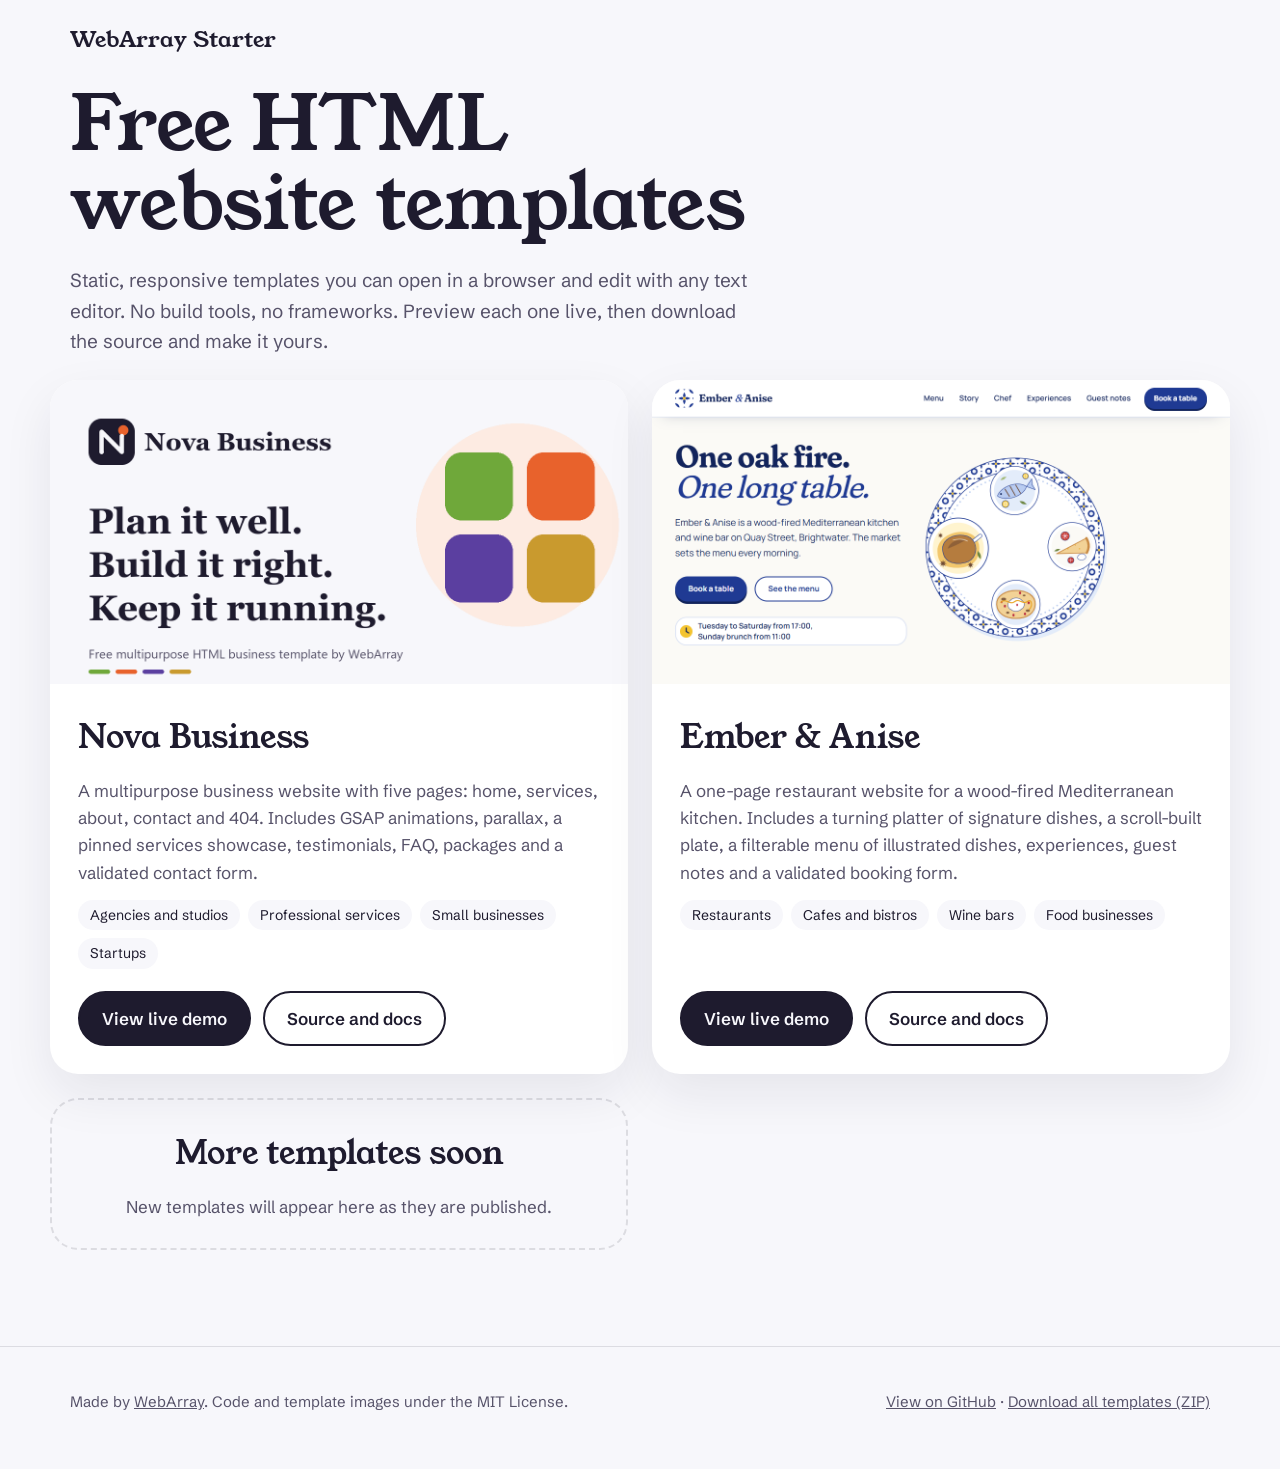
<file: index.html>
<!doctype html>
<html lang="en">
<head>
  <meta charset="utf-8">
  <meta name="viewport" content="width=device-width, initial-scale=1">
  <title>WebArray Starter | Free HTML website templates</title>
  <meta name="description" content="Free, open-source HTML website templates by WebArray. Static, responsive and easy to customize. Preview each template live and download the source.">
  <meta property="og:type" content="website">
  <meta property="og:title" content="WebArray Starter | Free HTML website templates">
  <meta property="og:description" content="Free, open-source HTML website templates by WebArray.">
  <meta property="og:url" content="https://shahbazb.github.io/webarray-starter/">
  <meta property="og:image" content="https://shahbazb.github.io/webarray-starter/nova-business/assets/images/og-image.png">
  <meta name="twitter:card" content="summary_large_image">
  <link rel="icon" href="nova-business/assets/images/favicon.svg" type="image/svg+xml">
  <link rel="preconnect" href="https://fonts.googleapis.com">
  <link rel="preconnect" href="https://fonts.gstatic.com" crossorigin>
  <link rel="stylesheet" href="https://fonts.googleapis.com/css2?family=Young+Serif&family=Schibsted+Grotesk:wght@400;600&display=swap">
  <style>
    :root {
      --ink: #1e1b2e; --ink-soft: #57536a; --paper: #f7f7fb; --surface: #fff; --line: rgba(30, 27, 46, .12);
      --accent-ink: #b5441a; --display: "Young Serif", Georgia, serif; --body: "Schibsted Grotesk", system-ui, sans-serif;
    }
    *, *::before, *::after { box-sizing: border-box; }
    body { margin: 0; background: var(--paper); color: var(--ink); font: 17px/1.6 var(--body); -webkit-font-smoothing: antialiased; }
    a { color: inherit; }
    img { display: block; max-width: 100%; height: auto; }
    :focus-visible { outline: 3px solid #e8622c; outline-offset: 3px; border-radius: 6px; }
    .wrap { max-width: 1180px; margin: 0 auto; padding: 0 20px; }
    header { padding: 72px 0 40px; }
    .brand { font-family: var(--display); font-size: 22px; }
    h1 { font-family: var(--display); font-weight: 400; font-size: clamp(40px, 6vw, 76px); line-height: 1.04; margin: 28px 0 0; max-width: 16ch; }
    .lede { color: var(--ink-soft); font-size: 19px; max-width: 58ch; margin: 22px 0 0; }
    .grid { display: grid; gap: 24px; padding: 24px 0 96px; }
    @media (min-width: 860px) { .grid { grid-template-columns: repeat(2, 1fr); } }
    .card { background: var(--surface); border-radius: 28px; overflow: hidden; display: flex; flex-direction: column; box-shadow: 0 20px 50px rgba(30, 27, 46, .08); }
    .card__body { padding: 28px; display: flex; flex-direction: column; gap: 14px; flex: 1; }
    .card h2 { font-family: var(--display); font-weight: 400; font-size: 32px; margin: 0; }
    .card p { margin: 0; color: var(--ink-soft); }
    .tags { display: flex; flex-wrap: wrap; gap: 8px; padding: 0; margin: 0; list-style: none; }
    .tags li { background: var(--paper); border-radius: 999px; padding: 4px 12px; font-size: 14px; }
    .actions { display: flex; flex-wrap: wrap; gap: 12px; margin-top: auto; padding-top: 8px; }
    .btn { display: inline-flex; align-items: center; border-radius: 999px; padding: 12px 22px; font-weight: 600; text-decoration: none; border: 2px solid var(--ink); }
    .btn--primary { background: var(--ink); color: var(--paper); }
    .btn--primary:hover { background: var(--accent-ink); border-color: var(--accent-ink); }
    .btn--outline:hover { background: var(--ink); color: var(--paper); }
    .card--soon { background: transparent; border: 2px dashed var(--line); box-shadow: none; justify-content: center; }
    .card--soon .card__body { justify-content: center; text-align: center; align-items: center; }
    footer { border-top: 1px solid var(--line); padding: 28px 0 40px; color: var(--ink-soft); font-size: 15px; }
    footer .wrap { display: flex; flex-wrap: wrap; justify-content: space-between; gap: 12px; }
  </style>
</head>
<body>
  <header class="wrap">
    <p class="brand">WebArray Starter</p>
    <h1>Free HTML website templates</h1>
    <p class="lede">Static, responsive templates you can open in a browser and edit with any text editor. No build tools, no frameworks. Preview each one live, then download the source and make it yours.</p>
  </header>

  <main class="wrap grid" id="templates">
    <!-- One <article class="card"> per template. Copy this block when you add a new template folder. -->
    <article class="card">
      <a href="nova-business/index.html" aria-label="Open the Nova Business live demo">
        <img src="nova-business/assets/images/og-image.png" alt="Nova Business template preview: headline and colorful service tiles" width="1200" height="630">
      </a>
      <div class="card__body">
        <h2>Nova Business</h2>
        <p>A multipurpose business website with five pages: home, services, about, contact and 404. Includes GSAP animations, parallax, a pinned services showcase, testimonials, FAQ, packages and a validated contact form.</p>
        <ul class="tags" aria-label="Good for">
          <li>Agencies and studios</li><li>Professional services</li><li>Small businesses</li><li>Startups</li>
        </ul>
        <div class="actions">
          <a class="btn btn--primary" href="nova-business/index.html">View live demo</a>
          <a class="btn btn--outline" href="https://github.com/shahbazb/webarray-starter/tree/main/nova-business">Source and docs</a>
        </div>
      </div>
    </article>

    <article class="card">
      <a href="ember-anise/index.html" aria-label="Open the Ember and Anise restaurant live demo">
        <img src="ember-anise/assets/images/og-image.png" alt="Ember and Anise restaurant template preview: headline beside a tiled platter of dishes" width="1200" height="630" loading="lazy">
      </a>
      <div class="card__body">
        <h2>Ember &amp; Anise</h2>
        <p>A one-page restaurant website for a wood-fired Mediterranean kitchen. Includes a turning platter of signature dishes, a scroll-built plate, a filterable menu of illustrated dishes, experiences, guest notes and a validated booking form.</p>
        <ul class="tags" aria-label="Good for">
          <li>Restaurants</li><li>Cafes and bistros</li><li>Wine bars</li><li>Food businesses</li>
        </ul>
        <div class="actions">
          <a class="btn btn--primary" href="ember-anise/index.html">View live demo</a>
          <a class="btn btn--outline" href="https://github.com/shahbazb/webarray-starter/tree/main/ember-anise">Source and docs</a>
        </div>
      </div>
    </article>

    <article class="card card--soon" aria-label="More templates coming">
      <div class="card__body">
        <h2>More templates soon</h2>
        <p>New templates will appear here as they are published.</p>
      </div>
    </article>
  </main>

  <footer>
    <div class="wrap">
      <p>Made by <a href="https://webarray.net">WebArray</a>. Code and template images under the MIT License.</p>
      <p><a href="https://github.com/shahbazb/webarray-starter">View on GitHub</a> &middot; <a href="https://github.com/shahbazb/webarray-starter/archive/refs/heads/main.zip">Download all templates (ZIP)</a></p>
    </div>
  </footer>
</body>
</html>
</file>
